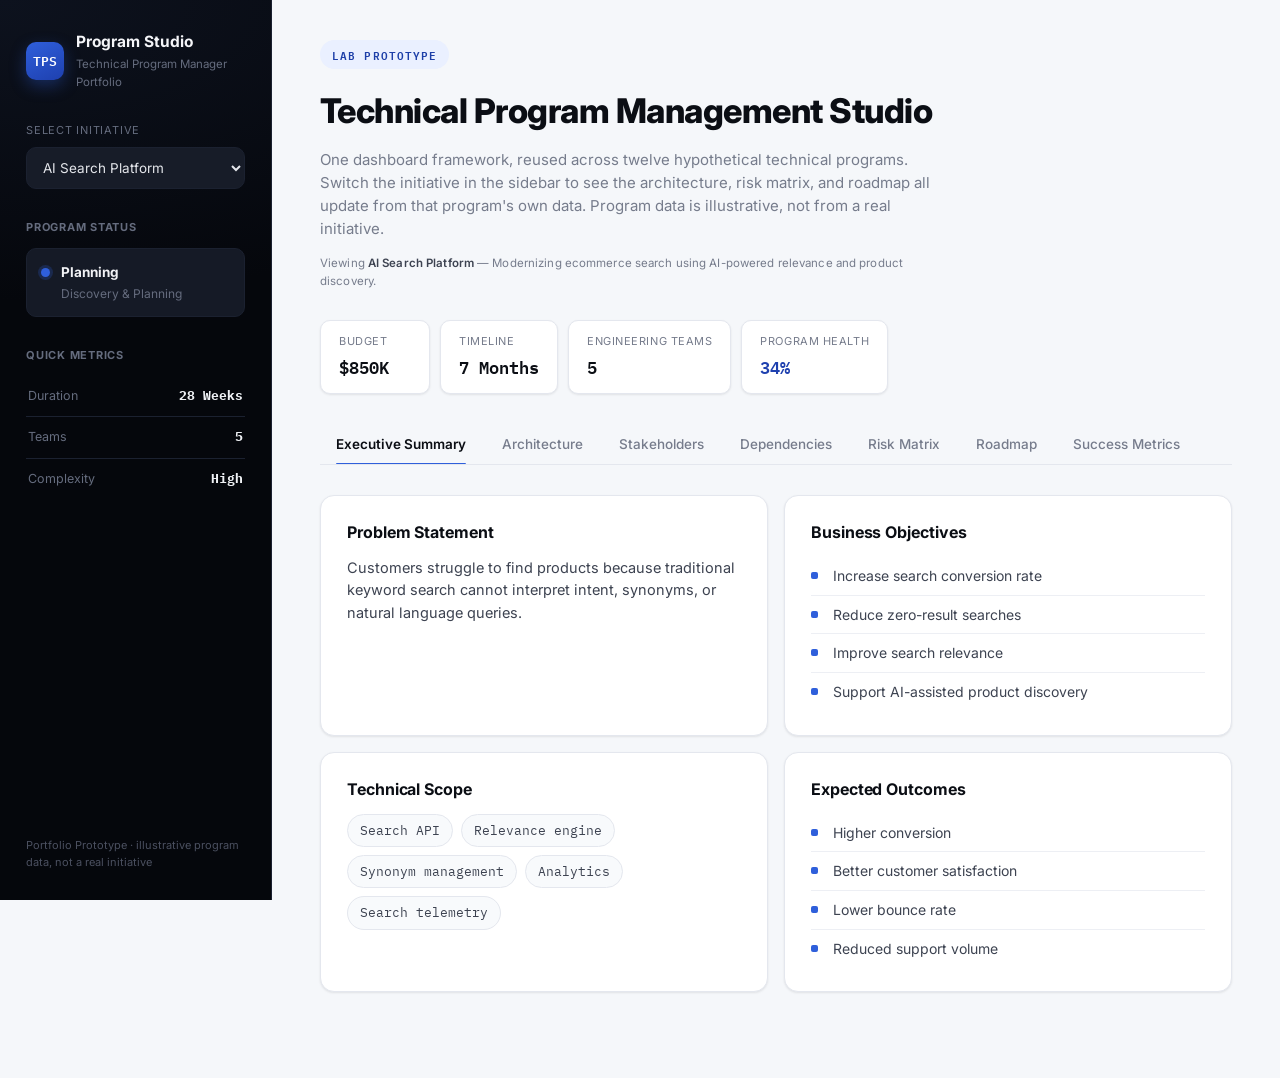
<file: tpm-dashboard/index.html>
<!DOCTYPE html>
<html lang="en">

<head>

    <meta charset="UTF-8">
    <meta name="viewport" content="width=device-width, initial-scale=1.0">

    <title>Technical Program Studio</title>

    <link rel="stylesheet" href="style.css">

    <link rel="preconnect" href="https://fonts.googleapis.com">
    <link rel="preconnect" href="https://fonts.gstatic.com" crossorigin>

    <link href="https://fonts.googleapis.com/css2?family=IBM+Plex+Mono:wght@400;500;600&family=Inter:wght@300;400;500;600;700;800&display=swap" rel="stylesheet">

</head>

<body>

<div class="app">

    <aside class="sidebar">

        <div class="logo">
            <span class="logo-mark">TPS</span>
            <div>
                <h2>Program Studio</h2>
                <p>Technical Program Manager Portfolio</p>
            </div>
        </div>

        <div class="program-selector">

            <label for="programSelect">Select Initiative</label>

            <select id="programSelect">
                <option value="search">AI Search Platform</option>
                <option value="global">Global Ecommerce Expansion</option>
                <option value="recommendation">Recommendation Engine</option>
                <option value="identity">Identity &amp; Authentication</option>
                <option value="privacy">Privacy Compliance Framework</option>
                <option value="payments">Payment Modernization</option>
                <option value="inventory">Inventory Synchronization</option>
                <option value="warehouse">Data Warehouse Migration</option>
                <option value="mobile">Mobile Commerce App</option>
                <option value="support">AI Customer Support</option>
                <option value="personalization">Personalization Platform</option>
                <option value="api">API Platform</option>
            </select>

        </div>

        <div class="sidebar-section">

            <h3>Program Status</h3>

            <div class="status-card">
                <span class="status-dot" id="statusDot"></span>
                <div>
                    <strong id="statusLabel">Planning</strong>
                    <p id="statusDescription">Discovery &amp; Planning Phase</p>
                </div>
            </div>

        </div>

        <div class="sidebar-section">

            <h3>Quick Metrics</h3>

            <div class="metric-mini">
                <span>Duration</span>
                <strong id="durationMini">28 Weeks</strong>
            </div>

            <div class="metric-mini">
                <span>Teams</span>
                <strong id="teamsMini">8</strong>
            </div>

            <div class="metric-mini">
                <span>Complexity</span>
                <strong id="complexityMini">High</strong>
            </div>

        </div>

        <div class="sidebar-foot">
            Portfolio Prototype &middot; illustrative program data, not a real initiative
        </div>

    </aside>

    <main class="main-content">

        <header class="hero">
            <div class="hero-text">
                <span class="badge" id="badgeText">LAB PROTOTYPE</span>
                <h1>Technical Program Management Studio</h1>
                <p class="intro">
                    One dashboard framework, reused across twelve hypothetical technical programs. Switch the initiative in the sidebar to see the architecture, risk matrix, and roadmap all update from that program's own data. Program data is illustrative, not from a real initiative.
                </p>
                <p class="viewing-label">
                    Viewing <strong id="programTitle">AI Search Platform</strong> &mdash; <span id="programSubtitle">Modernizing ecommerce search through AI-driven product discovery.</span>
                </p>
            </div>

            <div class="hero-stats">
                <div class="hero-stat">
                    <span>Budget</span>
                    <strong id="budget">$850K</strong>
                </div>
                <div class="hero-stat">
                    <span>Timeline</span>
                    <strong id="timeline">7 Months</strong>
                </div>
                <div class="hero-stat">
                    <span>Engineering Teams</span>
                    <strong id="engineeringTeams">6</strong>
                </div>
                <div class="hero-stat is-health">
                    <span>Program Health</span>
                    <strong id="programHealth">&mdash;</strong>
                </div>
            </div>
        </header>

        <nav class="tabs">
            <button class="tab active" data-tab="summary">Executive Summary</button>
            <button class="tab" data-tab="architecture">Architecture</button>
            <button class="tab" data-tab="stakeholders">Stakeholders</button>
            <button class="tab" data-tab="dependencies">Dependencies</button>
            <button class="tab" data-tab="risks">Risk Matrix</button>
            <button class="tab" data-tab="roadmap">Roadmap</button>
            <button class="tab" data-tab="kpis">Success Metrics</button>
        </nav>

        <section class="tab-content active" id="summary">

            <div class="grid-2">
                <div class="card">
                    <h2>Problem Statement</h2>
                    <p id="problemStatement"></p>
                </div>
                <div class="card">
                    <h2>Business Objectives</h2>
                    <ul id="objectiveList" class="check-list"></ul>
                </div>
            </div>

            <div class="grid-2">
                <div class="card">
                    <h2>Technical Scope</h2>
                    <ul id="technicalScope" class="chip-list"></ul>
                </div>
                <div class="card">
                    <h2>Expected Outcomes</h2>
                    <ul id="expectedOutcomes" class="check-list"></ul>
                </div>
            </div>

        </section>

        <section class="tab-content" id="architecture">

            <div class="card">

                <div class="section-header">
                    <div>
                        <h2>Solution Architecture</h2>
                        <p>Request flow across the system, grouped by layer.</p>
                    </div>

                    <div class="architecture-legend">
                        <span><span class="legend-dot frontend"></span>Frontend</span>
                        <span><span class="legend-dot service"></span>Services</span>
                        <span><span class="legend-dot data"></span>Data</span>
                    </div>
                </div>

                <div id="architectureDiagram" class="architecture-diagram">
                    <!-- JavaScript builds the lanes + connectors here -->
                </div>

            </div>

        </section>
        <section class="tab-content" id="stakeholders">

            <div class="section-title">
                <h2>Stakeholder Directory</h2>
                <p>Cross-functional ownership across the program.</p>
            </div>

            <div id="stakeholderGrid" class="stakeholder-grid"></div>

        </section>

        <section class="tab-content" id="dependencies">

            <div class="grid-2">
                <div class="card">
                    <h2>Program Dependencies</h2>
                    <div id="dependencyList" class="dependency-list"></div>
                </div>
                <div class="card">
                    <h2>Critical Path</h2>
                    <p class="section-subtitle">Dependencies not yet complete, in delivery order.</p>
                    <div id="criticalPath" class="critical-path"></div>
                </div>
            </div>

        </section>

        <section class="tab-content" id="risks">

            <div class="card">

                <div class="section-header">
                    <div>
                        <h2>Risk Register</h2>
                        <p>Plotted by probability and impact, identified during planning.</p>
                    </div>
                </div>

                <div class="risk-matrix-wrapper">
                    <div id="riskMatrix" class="risk-matrix"></div>
                </div>

            </div>

            <div class="grid-2">
                <div class="card">
                    <h2>Risk Detail</h2>
                    <table class="risk-table">
                        <thead>
                            <tr>
                                <th>Risk</th>
                                <th>Probability</th>
                                <th>Impact</th>
                                <th>Owner</th>
                                <th>Mitigation</th>
                            </tr>
                        </thead>
                        <tbody id="riskTableBody"></tbody>
                    </table>
                </div>

                <div class="card">
                    <h2>Composite Severity</h2>
                    <div class="score-display">
                        <div class="score-bar-wrap">
                            <div class="score-bar-track">
                                <div class="score-bar-fill" id="riskScoreBar"></div>
                            </div>
                            <span class="score-bar-value"><strong id="riskScore">72</strong> / 100</span>
                        </div>
                        <p id="riskSummary">Moderate technical risk with several cross-team dependencies.</p>
                    </div>
                    <h3 class="mini-heading">Top Action Items</h3>
                    <ul id="riskActions" class="check-list"></ul>
                </div>
            </div>

        </section>

        <section class="tab-content" id="roadmap">

            <div class="card">
                <h2>Program Timeline</h2>
                <p class="section-subtitle">Major delivery milestones. Current phase reflects live program status.</p>
                <div id="timelineContainer" class="timeline-container"></div>
            </div>

            <div class="grid-4 roadmap-stats">
                <div class="stat-card">
                    <span>Discovery</span>
                    <strong id="weeksDiscovery">4 Weeks</strong>
                </div>
                <div class="stat-card">
                    <span>Development</span>
                    <strong id="weeksDevelopment">14 Weeks</strong>
                </div>
                <div class="stat-card">
                    <span>Testing</span>
                    <strong id="weeksTesting">6 Weeks</strong>
                </div>
                <div class="stat-card">
                    <span>Launch</span>
                    <strong id="launchDate">Q2 2027</strong>
                </div>
            </div>

        </section>

        <section class="tab-content" id="kpis">

            <div class="section-title">
                <h2>Success Metrics</h2>
                <p>Program performance indicators after launch.</p>
            </div>

            <div id="kpiGrid" class="kpi-grid"></div>

            <div class="card">
                <h2>Executive Summary</h2>
                <div id="executiveSummary" class="executive-summary"></div>
            </div>

        </section>

    </main>

</div>

<script type="module" src="script.js"></script>

</body>

</html>
</file>
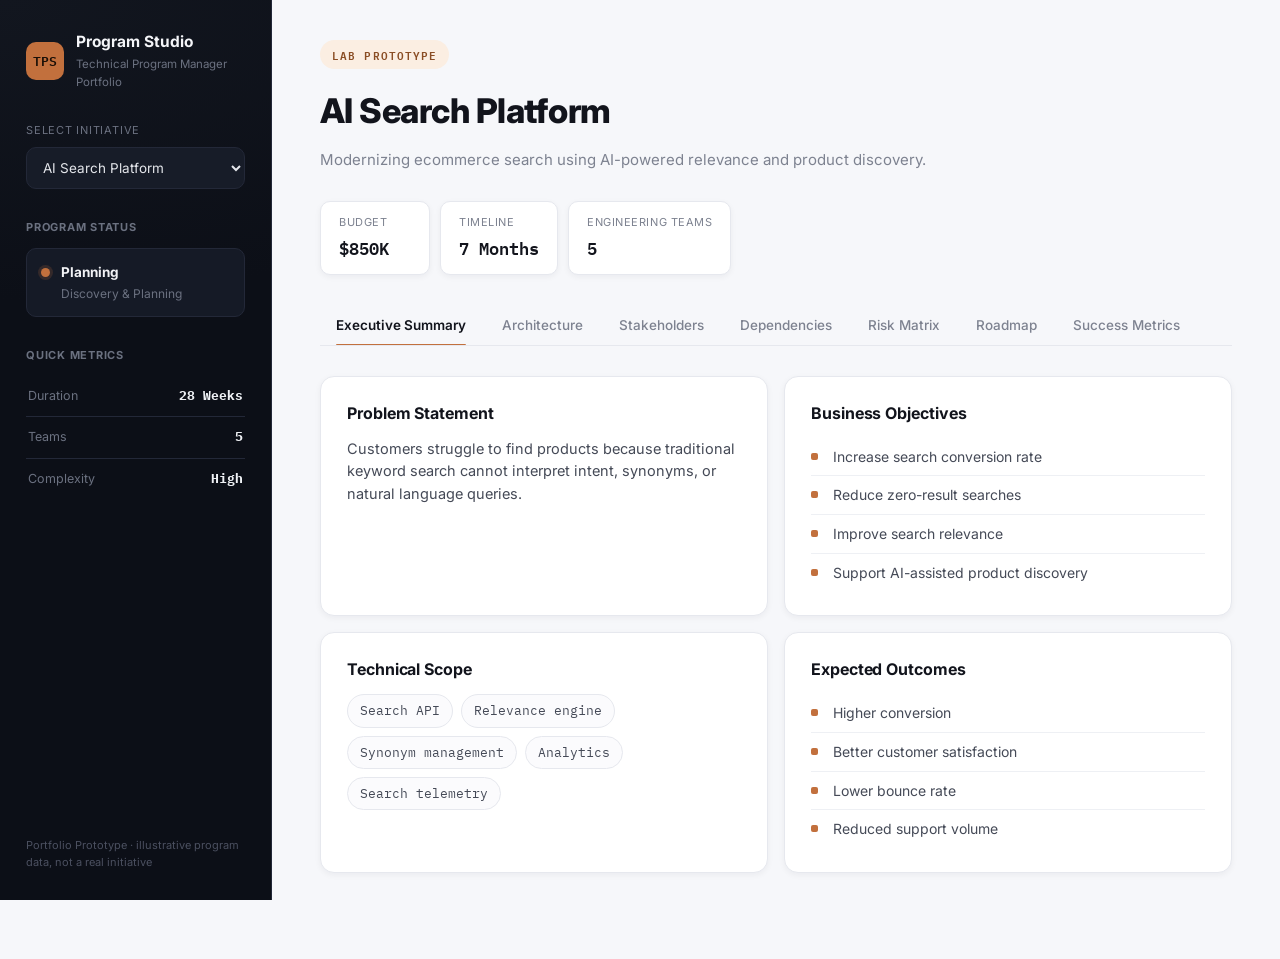
<file: tpntest/index.html>
<!DOCTYPE html>
<html lang="en">

<head>

    <meta charset="UTF-8">
    <meta name="viewport" content="width=device-width, initial-scale=1.0">

    <title>Technical Program Studio</title>

    <link rel="stylesheet" href="style.css">

    <link rel="preconnect" href="https://fonts.googleapis.com">
    <link rel="preconnect" href="https://fonts.gstatic.com" crossorigin>

    <link href="https://fonts.googleapis.com/css2?family=IBM+Plex+Mono:wght@400;500;600&family=Inter:wght@300;400;500;600;700;800&display=swap" rel="stylesheet">

</head>

<body>

<div class="app">

<!-- Sidebar -->

    <aside class="sidebar">

        <div class="logo">
            <span class="logo-mark">TPS</span>
            <div>
                <h2>Program Studio</h2>
                <p>Technical Program Manager Portfolio</p>
            </div>
        </div>

        <div class="program-selector">

            <label for="programSelect">Select Initiative</label>

            <select id="programSelect">
                <option value="search">AI Search Platform</option>
                <option value="global">Global Ecommerce Expansion</option>
                <option value="recommendation">Recommendation Engine</option>
                <option value="identity">Identity &amp; Authentication</option>
                <option value="privacy">Privacy Compliance Framework</option>
                <option value="payments">Payment Modernization</option>
                <option value="inventory">Inventory Synchronization</option>
                <option value="warehouse">Data Warehouse Migration</option>
                <option value="mobile">Mobile Commerce App</option>
                <option value="support">AI Customer Support</option>
                <option value="personalization">Personalization Platform</option>
                <option value="api">API Platform</option>
            </select>

        </div>

        <div class="sidebar-section">

            <h3>Program Status</h3>

            <div class="status-card">
                <span class="status-dot" id="statusDot"></span>
                <div>
                    <strong id="statusLabel">Planning</strong>
                    <p id="statusDescription">Discovery &amp; Planning Phase</p>
                </div>
            </div>

        </div>

        <div class="sidebar-section">

            <h3>Quick Metrics</h3>

            <div class="metric-mini">
                <span>Duration</span>
                <strong id="durationMini">28 Weeks</strong>
            </div>

            <div class="metric-mini">
                <span>Teams</span>
                <strong id="teamsMini">8</strong>
            </div>

            <div class="metric-mini">
                <span>Complexity</span>
                <strong id="complexityMini">High</strong>
            </div>

        </div>

       <div class="sidebar-foot">
        Portfolio Prototype &middot; illustrative program data, not a real initiative
        </div>

    </aside>

<!-- Main Content -->

    <main class="main-content">

        <!-- HEADER -->

        <header class="hero">
            <div class="hero-text">
                <span class="badge" id="badgeText">LAB PROTOTYPE</span>
                <h1 id="programTitle">AI Search Platform</h1>
                <p id="programSubtitle">
                    Modernizing ecommerce search through AI-driven product discovery.
                </p>
            </div>

            <div class="hero-stats">
                <div class="hero-stat">
                    <span>Budget</span>
                    <strong id="budget">$850K</strong>
                </div>
                <div class="hero-stat">
                    <span>Timeline</span>
                    <strong id="timeline">7 Months</strong>
                </div>
                <div class="hero-stat">
                    <span>Engineering Teams</span>
                    <strong id="engineeringTeams">6</strong>
                </div>
            </div>
        </header>

        <!-- Navigation -->

        <nav class="tabs">
            <button class="tab active" data-tab="summary">Executive Summary</button>
            <button class="tab" data-tab="architecture">Architecture</button>
            <button class="tab" data-tab="stakeholders">Stakeholders</button>
            <button class="tab" data-tab="dependencies">Dependencies</button>
            <button class="tab" data-tab="risks">Risk Matrix</button>
            <button class="tab" data-tab="roadmap">Roadmap</button>
            <button class="tab" data-tab="kpis">Success Metrics</button>
        </nav>

        <!-- Summary -->

        <section class="tab-content active" id="summary">

            <div class="grid-2">
                <div class="card">
                    <h2>Problem Statement</h2>
                    <p id="problemStatement"></p>
                </div>
                <div class="card">
                    <h2>Business Objectives</h2>
                    <ul id="objectiveList" class="check-list"></ul>
                </div>
            </div>

            <div class="grid-2">
                <div class="card">
                    <h2>Technical Scope</h2>
                    <ul id="technicalScope" class="chip-list"></ul>
                </div>
                <div class="card">
                    <h2>Expected Outcomes</h2>
                    <ul id="expectedOutcomes" class="check-list"></ul>
                </div>
            </div>

        </section>

        <!-- Architecture -->

        <section class="tab-content" id="architecture">

            <div class="card">

                <div class="section-header">
                    <div>
                        <h2>Solution Architecture</h2>
                        <p>Request flow across the system, grouped by layer.</p>
                    </div>

                    <div class="architecture-legend">
                        <span><span class="legend-dot frontend"></span>Frontend</span>
                        <span><span class="legend-dot service"></span>Services</span>
                        <span><span class="legend-dot data"></span>Data</span>
                    </div>
                </div>

                <div id="architectureDiagram" class="architecture-diagram">
                    <!-- JavaScript builds the lanes + connectors here -->
                </div>

            </div>

        </section>

        <!-- Stakeholders -->

        <section class="tab-content" id="stakeholders">

            <div class="section-title">
                <h2>Stakeholder Directory</h2>
                <p>Cross-functional ownership across the program.</p>
            </div>

            <div id="stakeholderGrid" class="stakeholder-grid"></div>

        </section>

        <!-- Dependencies -->

        <section class="tab-content" id="dependencies">

            <div class="grid-2">
                <div class="card">
                    <h2>Program Dependencies</h2>
                    <div id="dependencyList" class="dependency-list"></div>
                </div>
                <div class="card">
                    <h2>Critical Path</h2>
                    <p class="section-subtitle">Dependencies not yet complete, in delivery order.</p>
                    <div id="criticalPath" class="critical-path"></div>
                </div>
            </div>

        </section>

        <!-- Risk Matrix -->

        <section class="tab-content" id="risks">

            <div class="card">

                <div class="section-header">
                    <div>
                        <h2>Risk Register</h2>
                        <p>Plotted by probability and impact, identified during planning.</p>
                    </div>
                </div>

                <div class="risk-matrix-wrapper">
                    <div id="riskMatrix" class="risk-matrix"></div>
                </div>

            </div>

            <div class="grid-2">
                <div class="card">
                    <h2>Risk Detail</h2>
                    <table class="risk-table">
                        <thead>
                            <tr>
                                <th>Risk</th>
                                <th>Probability</th>
                                <th>Impact</th>
                                <th>Owner</th>
                                <th>Mitigation</th>
                            </tr>
                        </thead>
                        <tbody id="riskTableBody"></tbody>
                    </table>
                </div>

                <div class="card">
                    <h2>Composite Severity</h2>
                    <div class="score-display">
                        <div class="score-bar-wrap">
                            <div class="score-bar-track">
                                <div class="score-bar-fill" id="riskScoreBar"></div>
                            </div>
                            <span class="score-bar-value"><strong id="riskScore">72</strong> / 100</span>
                        </div>
                        <p id="riskSummary">Moderate technical risk with several cross-team dependencies.</p>
                    </div>
                    <h3 class="mini-heading">Top Action Items</h3>
                    <ul id="riskActions" class="check-list"></ul>
                </div>
            </div>

        </section>

        <!-- Roadmap -->

        <section class="tab-content" id="roadmap">

            <div class="card">
                <h2>Program Timeline</h2>
                <p class="section-subtitle">Major delivery milestones. Current phase reflects live program status.</p>
                <div id="timelineContainer" class="timeline-container"></div>
            </div>

            <div class="grid-4 roadmap-stats">
                <div class="stat-card">
                    <span>Discovery</span>
                    <strong id="weeksDiscovery">4 Weeks</strong>
                </div>
                <div class="stat-card">
                    <span>Development</span>
                    <strong id="weeksDevelopment">14 Weeks</strong>
                </div>
                <div class="stat-card">
                    <span>Testing</span>
                    <strong id="weeksTesting">6 Weeks</strong>
                </div>
                <div class="stat-card">
                    <span>Launch</span>
                    <strong id="launchDate">Q2 2027</strong>
                </div>
            </div>

        </section>

        <!-- KPI -->

        <section class="tab-content" id="kpis">

            <div class="section-title">
                <h2>Success Metrics</h2>
                <p>Program performance indicators after launch.</p>
            </div>

            <div id="kpiGrid" class="kpi-grid"></div>

            <div class="card">
                <h2>Executive Summary</h2>
                <div id="executiveSummary" class="executive-summary"></div>
            </div>

        </section>

    </main>

</div>

<script type="module" src="script.js"></script>

</body>

</html>
</file>
<file: tpm-dashboard/style.css>
:root {

    --bg: #f5f7fa;
    --surface: #ffffff;
    --surface-2: #f8fafc;

    --ink: #0b0e14;
    --ink-soft: #3d4351;
    --ink-muted: #767c8c;

    --line: #e4e7ee;
    --line-soft: #edeff4;

    --sidebar-bg: #05070c;
    --sidebar-bg-2: #0d121e;
    --sidebar-text: #ccd2df;
    --sidebar-text-dim: #656c7e;
    --sidebar-line: #1b2130;

    --accent: #2f5fdb;
    --accent-2: #1e40af;
    --accent-soft: #eaf0ff;
    --accent-ink: #1d3fa8;

    --layer-frontend: #2f5fdb;
    --layer-service: #475569;
    --layer-data: #0f172a;

    --risk-low: #15803d;
    --risk-low-bg: #eafaf0;
    --risk-med: #a16207;
    --risk-med-bg: #fff8e6;
    --risk-high: #b91c1c;
    --risk-high-bg: #fdecec;

    --mono: "IBM Plex Mono", "SF Mono", Consolas, monospace;

    --shadow-sm: 0 1px 3px rgba(11,14,20,.05), 0 1px 2px rgba(11,14,20,.04);
    --shadow: 0 16px 36px rgba(11,14,20,.08);
    --shadow-lg: 0 24px 60px rgba(11,14,20,.14);

    --radius: 14px;
    --radius-sm: 10px;
    --ease: cubic-bezier(.16,1,.3,1);

}

* {
    margin: 0;
    padding: 0;
    box-sizing: border-box;
}

html {
    scroll-behavior: smooth;
}

body {
    font-family: "Inter", Arial, sans-serif;
    background: var(--bg);
    color: var(--ink);
    min-height: 100vh;
    line-height: 1.55;
}

button, select {
    font-family: inherit;
}

ul {
    list-style: none;
}

::-webkit-scrollbar {
    width: 9px;
    height: 9px;
}

::-webkit-scrollbar-thumb {
    background: #d7dae1;
    border-radius: 999px;
}

.app {
    display: grid;
    grid-template-columns: 272px 1fr;
    min-height: 100vh;
}

.sidebar {
    background:
        radial-gradient(1100px 500px at 0% 0%, var(--sidebar-bg-2) 0%, var(--sidebar-bg) 60%);
    color: var(--sidebar-text);
    padding: 30px 26px;
    display: flex;
    flex-direction: column;
    gap: 30px;
    position: sticky;
    top: 0;
    height: 100vh;
    border-right: 1px solid var(--sidebar-line);
}

.logo {
    display: flex;
    align-items: center;
    gap: 12px;
}

.logo-mark {
    flex-shrink: 0;
    width: 38px;
    height: 38px;
    display: grid;
    place-items: center;
    border-radius: 10px;
    background: linear-gradient(155deg, var(--accent), var(--accent-2));
    color: #ffffff;
    font-family: var(--mono);
    font-weight: 600;
    font-size: 13px;
    letter-spacing: .02em;
    box-shadow: 0 6px 16px rgba(47,95,219,.35);
}

.logo h2 {
    font-size: 15.5px;
    font-weight: 700;
    color: #f4f5f8;
}

.logo p {
    font-size: 11.5px;
    color: var(--sidebar-text-dim);
    margin-top: 2px;
}

.program-selector label {
    display: block;
    font-size: 11px;
    text-transform: uppercase;
    letter-spacing: .07em;
    color: var(--sidebar-text-dim);
    margin-bottom: 8px;
}

.program-selector select {
    width: 100%;
    background: #171c28;
    color: #e5e7ec;
    border: 1px solid var(--sidebar-line);
    border-radius: var(--radius-sm);
    padding: 11px 12px;
    font-size: 13.5px;
    outline: none;
    transition: border-color .2s var(--ease);
}

.program-selector select:focus {
    border-color: var(--accent);
}

.sidebar-section h3 {
    font-size: 11px;
    text-transform: uppercase;
    letter-spacing: .07em;
    color: var(--sidebar-text-dim);
    margin-bottom: 12px;
}

.status-card {
    display: flex;
    align-items: flex-start;
    gap: 11px;
    background: #151a26;
    border: 1px solid var(--sidebar-line);
    border-radius: var(--radius-sm);
    padding: 13px 14px;
}

.status-dot {
    flex-shrink: 0;
    width: 9px;
    height: 9px;
    border-radius: 50%;
    background: var(--accent);
    margin-top: 6px;
    box-shadow: 0 0 0 3px rgba(47,95,219,.22);
}

.status-card strong {
    display: block;
    font-size: 13.5px;
    color: #f1f2f5;
    margin-bottom: 2px;
}

.status-card p {
    font-size: 12px;
    color: var(--sidebar-text-dim);
}

.metric-mini {
    display: flex;
    justify-content: space-between;
    align-items: baseline;
    padding: 10px 2px;
    border-bottom: 1px solid var(--sidebar-line);
    font-size: 12.5px;
}

.metric-mini:last-child {
    border-bottom: none;
}

.metric-mini span {
    color: var(--sidebar-text-dim);
}

.metric-mini strong {
    font-family: var(--mono);
    color: #eef0f4;
    font-size: 13px;
}

.sidebar-foot {
    margin-top: auto;
    font-size: 11px;
    color: #4b5060;
    line-height: 1.5;
}
.main-content {
    padding: 40px 48px 70px;
    max-width: 1180px;
}

.hero {
    display: flex;
    justify-content: space-between;
    align-items: flex-end;
    gap: 30px;
    margin-bottom: 30px;
    flex-wrap: wrap;
}

.hero-text {
    max-width: 620px;
}

.badge {
    display: inline-block;
    font-family: var(--mono);
    font-size: 11px;
    font-weight: 600;
    letter-spacing: .1em;
    text-transform: uppercase;
    color: var(--accent-ink);
    background: var(--accent-soft);
    padding: 6px 12px;
    border-radius: 999px;
    margin-bottom: 16px;
}

.hero h1 {
    font-size: 34px;
    font-weight: 800;
    letter-spacing: -.015em;
    margin-bottom: 10px;
}

.hero-text .intro {
    color: var(--ink-muted);
    font-size: 15px;
    margin-bottom: 14px;
}

.viewing-label {
    font-size: 11.5px;
    color: var(--ink-muted);
    letter-spacing: .01em;
}

.viewing-label strong {
    color: var(--ink-soft);
    font-weight: 600;
}

.hero-stats {
    display: flex;
    gap: 10px;
}

.hero-stat {
    background: var(--surface);
    border: 1px solid var(--line);
    border-radius: var(--radius-sm);
    padding: 12px 18px;
    min-width: 110px;
    box-shadow: var(--shadow-sm);
    transition: box-shadow .2s var(--ease), transform .2s var(--ease), border-color .2s var(--ease);
}

.hero-stat:hover {
    box-shadow: var(--shadow);
    transform: translateY(-1px);
    border-color: #d7ddea;
}

.hero-stat.is-health strong {
    color: var(--accent-2);
}

.hero-stat span {
    display: block;
    font-size: 11px;
    color: var(--ink-muted);
    text-transform: uppercase;
    letter-spacing: .05em;
    margin-bottom: 4px;
}

.hero-stat strong {
    font-family: var(--mono);
    font-size: 17px;
    font-weight: 600;
}

.tabs {
    display: flex;
    gap: 4px;
    border-bottom: 1px solid var(--line);
    margin-bottom: 30px;
    overflow-x: auto;
}

.tab {
    background: none;
    border: none;
    padding: 12px 16px;
    font-size: 13.5px;
    font-weight: 500;
    color: var(--ink-muted);
    cursor: pointer;
    position: relative;
    white-space: nowrap;
    transition: color .2s var(--ease);
}

.tab:hover {
    color: var(--ink);
}

.tab.active {
    color: var(--ink);
    font-weight: 600;
}

.tab.active::after {
    content: "";
    position: absolute;
    left: 16px;
    right: 16px;
    bottom: -1px;
    height: 2px;
    background: var(--accent);
    border-radius: 2px;
}

.tab-content {
    display: none;
    animation: fade-in .35s var(--ease);
}

.tab-content.active {
    display: block;
}

@keyframes fade-in {
    from { opacity: 0; transform: translateY(6px); }
    to { opacity: 1; transform: translateY(0); }
}

@media (prefers-reduced-motion: reduce) {
    .tab-content { animation: none; }
}

.grid-2 {
    display: grid;
    grid-template-columns: 1fr 1fr;
    gap: 16px;
    margin-bottom: 16px;
}

.grid-4 {
    display: grid;
    grid-template-columns: repeat(4, 1fr);
    gap: 14px;
}

.card {
    background: var(--surface);
    border: 1px solid var(--line);
    border-radius: var(--radius);
    padding: 24px 26px;
    box-shadow: var(--shadow-sm);
}

.card h2 {
    font-size: 16px;
    font-weight: 700;
    margin-bottom: 12px;
    letter-spacing: -.005em;
}

.card > p {
    color: var(--ink-soft);
    font-size: 14.5px;
}

.section-header {
    display: flex;
    justify-content: space-between;
    align-items: flex-start;
    gap: 16px;
    margin-bottom: 22px;
    flex-wrap: wrap;
}

.section-header p {
    color: var(--ink-muted);
    font-size: 13.5px;
    margin-top: 4px;
}

.section-title {
    margin-bottom: 18px;
}

.section-title h2 {
    font-size: 19px;
    font-weight: 700;
    margin-bottom: 4px;
}

.section-title p {
    color: var(--ink-muted);
    font-size: 14px;
}

.section-subtitle {
    color: var(--ink-muted);
    font-size: 13.5px;
    margin-bottom: 18px;
}

.mini-heading {
    font-size: 12px;
    text-transform: uppercase;
    letter-spacing: .06em;
    color: var(--ink-muted);
    margin: 18px 0 10px;
}

.check-list li {
    position: relative;
    padding: 8px 0 8px 22px;
    font-size: 14px;
    color: var(--ink-soft);
    border-bottom: 1px solid var(--line-soft);
}

.check-list li:last-child {
    border-bottom: none;
}

.check-list li::before {
    content: "";
    position: absolute;
    left: 0;
    top: 15px;
    width: 7px;
    height: 7px;
    border-radius: 2px;
    background: var(--accent);
}

.chip-list {
    display: flex;
    flex-wrap: wrap;
    gap: 8px;
}

.chip-list li {
    font-family: var(--mono);
    font-size: 12.5px;
    background: var(--surface-2);
    border: 1px solid var(--line);
    color: var(--ink-soft);
    padding: 6px 12px;
    border-radius: 999px;
}

.architecture-legend {
    display: flex;
    gap: 16px;
    font-size: 12.5px;
    color: var(--ink-muted);
}

.architecture-legend span {
    display: flex;
    align-items: center;
    gap: 6px;
}

.legend-dot {
    width: 8px;
    height: 8px;
    border-radius: 50%;
}

.legend-dot.frontend { background: var(--layer-frontend); }
.legend-dot.service { background: var(--layer-service); }
.legend-dot.data { background: var(--layer-data); }

.architecture-diagram {
    display: flex;
    align-items: stretch;
    gap: 0;
    overflow-x: auto;
    padding: 6px 2px 10px;
}

.arch-lane {
    flex: 1;
    min-width: 190px;
    display: flex;
    flex-direction: column;
    gap: 10px;
}

.arch-lane-label {
    font-family: var(--mono);
    font-size: 11px;
    text-transform: uppercase;
    letter-spacing: .07em;
    color: var(--ink-muted);
    margin-bottom: 4px;
}

.architecture-node {
    border-radius: var(--radius-sm);
    padding: 14px 16px;
    background: var(--surface-2);
    border: 1px solid var(--line);
    border-left: 3px solid transparent;
}

.architecture-node.frontend { border-left-color: var(--layer-frontend); }
.architecture-node.service { border-left-color: var(--layer-service); }
.architecture-node.data { border-left-color: var(--layer-data); }

.architecture-node h3 {
    font-size: 13.5px;
    font-weight: 700;
    margin-bottom: 3px;
}

.architecture-node p {
    font-size: 12.5px;
    color: var(--ink-muted);
}

.arch-connector {
    flex: 0 0 44px;
    display: flex;
    align-items: center;
    justify-content: center;
    position: relative;
}

.arch-connector::before {
    content: "";
    width: 100%;
    height: 1px;
    background: repeating-linear-gradient(
        90deg,
        var(--line) 0 6px,
        transparent 6px 11px
    );
}

.arch-connector::after {
    content: "";
    position: absolute;
    right: 6px;
    width: 0;
    height: 0;
    border-top: 4px solid transparent;
    border-bottom: 4px solid transparent;
    border-left: 6px solid var(--ink-muted);
}

@media (max-width: 860px) {
    .architecture-diagram {
        flex-direction: column;
    }
    .arch-connector {
        flex-basis: 24px;
    }
    .arch-connector::before {
        width: 1px;
        height: 100%;
        background: repeating-linear-gradient(
            180deg,
            var(--line) 0 6px,
            transparent 6px 11px
        );
    }
    .arch-connector::after {
        top: auto;
        right: auto;
        bottom: 2px;
        border-left: 4px solid transparent;
        border-right: 4px solid transparent;
        border-top: 6px solid var(--ink-muted);
    }
}

.stakeholder-grid {
    display: grid;
    grid-template-columns: repeat(auto-fill, minmax(210px, 1fr));
    gap: 12px;
}

.stakeholder-card {
    background: var(--surface);
    border: 1px solid var(--line);
    border-radius: var(--radius-sm);
    padding: 16px 18px;
    transition: border-color .2s var(--ease), transform .2s var(--ease);
}

.stakeholder-card:hover {
    transform: translateY(-2px);
    border-color: #d4d8e1;
}

.stakeholder-card h3 {
    font-family: var(--mono);
    font-size: 10.5px;
    text-transform: uppercase;
    letter-spacing: .06em;
    color: var(--ink-muted);
    margin-bottom: 6px;
}

.stakeholder-card strong {
    display: block;
    font-size: 14.5px;
    margin-bottom: 4px;
}

.stakeholder-card p {
    font-size: 13px;
    color: var(--ink-soft);
}

.dependency-item {
    display: flex;
    justify-content: space-between;
    align-items: center;
    padding: 12px 4px;
    border-bottom: 1px solid var(--line-soft);
    font-size: 14px;
}

.dependency-item:last-child {
    border-bottom: none;
}

.dependency-item span {
    font-family: var(--mono);
    font-size: 11px;
    font-weight: 600;
    padding: 3px 9px;
    border-radius: 999px;
    text-transform: uppercase;
    letter-spacing: .03em;
}

.dependency-item[data-status="Complete"] span {
    background: var(--risk-low-bg);
    color: var(--risk-low);
}

.dependency-item[data-status="In Progress"] span {
    background: var(--accent-soft);
    color: var(--accent-ink);
}

.dependency-item[data-status="Blocked"] span {
    background: var(--risk-high-bg);
    color: var(--risk-high);
}

.critical-path {
    display: flex;
    flex-direction: column;
    gap: 8px;
}

.critical-step {
    font-size: 13.5px;
    padding: 10px 14px;
    background: var(--surface-2);
    border: 1px solid var(--line);
    border-radius: var(--radius-sm);
    position: relative;
    padding-left: 30px;
}

.critical-step::before {
    content: "";
    position: absolute;
    left: 14px;
    top: 50%;
    transform: translateY(-50%);
    width: 7px;
    height: 7px;
    border-radius: 50%;
    background: var(--accent);
}

.risk-matrix-wrapper {
    overflow-x: auto;
}

.risk-matrix {
    display: grid;
    grid-template-columns: 90px repeat(3, 1fr);
    grid-template-rows: auto repeat(3, minmax(84px, auto));
    gap: 6px;
    min-width: 560px;
}

.rm-corner {
    /* empty top-left cell */
}

.rm-axis-label {
    font-family: var(--mono);
    font-size: 10.5px;
    text-transform: uppercase;
    letter-spacing: .06em;
    color: var(--ink-muted);
    display: flex;
    align-items: center;
    justify-content: center;
    text-align: center;
    padding: 6px;
}

.rm-row-label {
    font-family: var(--mono);
    font-size: 10.5px;
    text-transform: uppercase;
    letter-spacing: .06em;
    color: var(--ink-muted);
    display: flex;
    align-items: center;
    justify-content: flex-end;
    text-align: right;
    padding-right: 10px;
}

.rm-cell {
    border-radius: var(--radius-sm);
    padding: 10px;
    display: flex;
    flex-wrap: wrap;
    align-content: flex-start;
    gap: 6px;
    border: 1px solid var(--line);
}

.rm-cell.sev-low { background: var(--risk-low-bg); }
.rm-cell.sev-med { background: var(--risk-med-bg); }
.rm-cell.sev-high { background: var(--risk-high-bg); }

.rm-chip {
    font-size: 11.5px;
    font-weight: 600;
    padding: 5px 9px;
    border-radius: 999px;
    background: rgba(255,255,255,.7);
    border: 1px solid rgba(16,20,30,.08);
    cursor: default;
}

.sev-low .rm-chip { color: var(--risk-low); }
.sev-med .rm-chip { color: var(--risk-med); }
.sev-high .rm-chip { color: var(--risk-high); }

.rm-axis-title {
    font-family: var(--mono);
    font-size: 10px;
    text-transform: uppercase;
    letter-spacing: .08em;
    color: var(--ink-muted);
    margin-top: 10px;
}

.risk-table {
    width: 100%;
    border-collapse: collapse;
    font-size: 13.5px;
}

.risk-table th {
    text-align: left;
    font-size: 11px;
    text-transform: uppercase;
    letter-spacing: .05em;
    color: var(--ink-muted);
    padding: 10px 8px;
    border-bottom: 1px solid var(--line);
}

.risk-table td {
    padding: 12px 8px;
    border-bottom: 1px solid var(--line-soft);
    color: var(--ink-soft);
}

.risk-table tr:last-child td {
    border-bottom: none;
}

.score-display {
    margin-bottom: 6px;
}

.score-bar-wrap {
    margin-bottom: 12px;
}

.score-bar-track {
    height: 8px;
    background: var(--line-soft);
    border-radius: 999px;
    overflow: hidden;
    margin-bottom: 8px;
}

.score-bar-fill {
    height: 100%;
    border-radius: 999px;
    background: linear-gradient(90deg, var(--risk-low), var(--risk-med), var(--risk-high));
    transition: width .5s var(--ease);
}

.score-bar-value {
    font-family: var(--mono);
    font-size: 12.5px;
    color: var(--ink-muted);
}

.score-bar-value strong {
    color: var(--ink);
    font-size: 14px;
}

#riskSummary {
    font-size: 14px;
    color: var(--ink-soft);
}

.timeline-container {
    display: flex;
    align-items: flex-start;
    gap: 0;
    overflow-x: auto;
    padding: 10px 2px 4px;
}

.timeline-step {
    flex: 1;
    min-width: 130px;
    position: relative;
    padding-top: 26px;
    text-align: center;
}

.timeline-step::before {
    content: "";
    position: absolute;
    top: 9px;
    left: 0;
    width: 100%;
    height: 2px;
    background: var(--line);
}

.timeline-step:first-child::before {
    left: 50%;
    width: 50%;
}

.timeline-step:last-child::before {
    width: 50%;
}

.timeline-step.is-complete::before,
.timeline-step.is-current::before {
    background: var(--accent);
}

.timeline-dot {
    position: absolute;
    top: 0;
    left: 50%;
    transform: translateX(-50%);
    width: 18px;
    height: 18px;
    border-radius: 50%;
    background: var(--surface);
    border: 2px solid var(--line);
    display: grid;
    place-items: center;
    font-family: var(--mono);
    font-size: 9px;
    color: var(--ink-muted);
}

.timeline-step.is-complete .timeline-dot {
    background: var(--accent);
    border-color: var(--accent);
    color: #fff;
}

.timeline-step.is-current .timeline-dot {
    border-color: var(--accent);
    color: var(--accent);
    box-shadow: 0 0 0 4px var(--accent-soft);
}

.timeline-step h4 {
    font-size: 13.5px;
    font-weight: 600;
    margin: 12px 0 3px;
}

.timeline-step p {
    font-size: 11.5px;
    color: var(--ink-muted);
    text-transform: uppercase;
    letter-spacing: .04em;
}

.stat-card {
    background: var(--surface);
    border: 1px solid var(--line);
    border-radius: var(--radius-sm);
    padding: 16px 18px;
}

.stat-card span {
    display: block;
    font-size: 11.5px;
    color: var(--ink-muted);
    text-transform: uppercase;
    letter-spacing: .05em;
    margin-bottom: 6px;
}

.stat-card strong {
    font-family: var(--mono);
    font-size: 18px;
}

.roadmap-stats {
    margin-top: 16px;
}

.kpi-grid {
    display: grid;
    grid-template-columns: repeat(auto-fill, minmax(220px, 1fr));
    gap: 14px;
    margin-bottom: 16px;
}

.kpi-card {
    background: var(--surface);
    border: 1px solid var(--line);
    border-radius: var(--radius);
    padding: 20px 22px;
}

.kpi-card h3 {
    font-size: 12.5px;
    color: var(--ink-muted);
    margin-bottom: 10px;
    font-weight: 500;
}

.kpi-value {
    font-family: var(--mono);
    font-size: 28px;
    font-weight: 600;
    color: var(--ink);
    margin-bottom: 4px;
}

.kpi-target {
    font-size: 11.5px;
    color: var(--ink-muted);
    text-transform: uppercase;
    letter-spacing: .04em;
}

.executive-summary {
    display: grid;
    grid-template-columns: repeat(auto-fill, minmax(200px, 1fr));
    gap: 16px;
}

.executive-item h4 {
    font-size: 11.5px;
    text-transform: uppercase;
    letter-spacing: .05em;
    color: var(--ink-muted);
    margin-bottom: 6px;
}

.executive-item p {
    font-size: 15px;
    font-weight: 600;
}

@media (max-width: 980px) {

    .app {
        grid-template-columns: 1fr;
    }

    .sidebar {
        position: relative;
        height: auto;
        flex-direction: row;
        flex-wrap: wrap;
        align-items: center;
    }

    .sidebar-foot {
        margin-top: 0;
    }

    .main-content {
        padding: 30px 20px 60px;
    }

    .grid-2 {
        grid-template-columns: 1fr;
    }

    .grid-4 {
        grid-template-columns: repeat(2, 1fr);
    }

}
</file>
<file: tpntest/style.css>
:root {

    --bg: #f6f7fa;
    --surface: #ffffff;
    --surface-2: #fbfbfd;

    --ink: #12141c;
    --ink-soft: #454a57;
    --ink-muted: #7d8290;

    --line: #e6e8ee;
    --line-soft: #eef0f4;

    --sidebar-bg: #0c0f17;
    --sidebar-bg-2: #12161f;
    --sidebar-text: #cbd0dc;
    --sidebar-text-dim: #6b7180;
    --sidebar-line: #232838;

    --accent: #c2703d;
    --accent-soft: #fbeee2;
    --accent-ink: #8a4d24;

    --layer-frontend: #3b6fd6;
    --layer-service: #7c4fd1;
    --layer-data: #0f8f83;

    --risk-low: #1a7f5a;
    --risk-low-bg: #eafaf3;
    --risk-med: #b7791f;
    --risk-med-bg: #fff8e8;
    --risk-high: #b3261e;
    --risk-high-bg: #fdecec;

    --mono: "IBM Plex Mono", "SF Mono", Consolas, monospace;

    --shadow-sm: 0 2px 6px rgba(16,20,30,.05);
    --shadow: 0 12px 30px rgba(16,20,30,.07);

    --radius: 14px;
    --radius-sm: 10px;
    --ease: cubic-bezier(.16,1,.3,1);

}

* {
    margin: 0;
    padding: 0;
    box-sizing: border-box;
}

html {
    scroll-behavior: smooth;
}

body {
    font-family: "Inter", Arial, sans-serif;
    background: var(--bg);
    color: var(--ink);
    min-height: 100vh;
    line-height: 1.55;
}

button, select {
    font-family: inherit;
}

ul {
    list-style: none;
}

::-webkit-scrollbar {
    width: 9px;
    height: 9px;
}

::-webkit-scrollbar-thumb {
    background: #d7dae1;
    border-radius: 999px;
}


/* ============================================
   App shell
   ============================================ */

.app {
    display: grid;
    grid-template-columns: 272px 1fr;
    min-height: 100vh;
}


/* ============================================
   Sidebar
   ============================================ */

.sidebar {
    background:
        radial-gradient(1100px 500px at 0% 0%, var(--sidebar-bg-2) 0%, var(--sidebar-bg) 60%);
    color: var(--sidebar-text);
    padding: 30px 26px;
    display: flex;
    flex-direction: column;
    gap: 30px;
    position: sticky;
    top: 0;
    height: 100vh;
    border-right: 1px solid var(--sidebar-line);
}

.logo {
    display: flex;
    align-items: center;
    gap: 12px;
}

.logo-mark {
    flex-shrink: 0;
    width: 38px;
    height: 38px;
    display: grid;
    place-items: center;
    border-radius: 10px;
    background: var(--accent);
    color: #1a0f07;
    font-family: var(--mono);
    font-weight: 600;
    font-size: 13px;
    letter-spacing: .02em;
}

.logo h2 {
    font-size: 15.5px;
    font-weight: 700;
    color: #f4f5f8;
}

.logo p {
    font-size: 11.5px;
    color: var(--sidebar-text-dim);
    margin-top: 2px;
}

.program-selector label {
    display: block;
    font-size: 11px;
    text-transform: uppercase;
    letter-spacing: .07em;
    color: var(--sidebar-text-dim);
    margin-bottom: 8px;
}

.program-selector select {
    width: 100%;
    background: #171c28;
    color: #e5e7ec;
    border: 1px solid var(--sidebar-line);
    border-radius: var(--radius-sm);
    padding: 11px 12px;
    font-size: 13.5px;
    outline: none;
    transition: border-color .2s var(--ease);
}

.program-selector select:focus {
    border-color: var(--accent);
}

.sidebar-section h3 {
    font-size: 11px;
    text-transform: uppercase;
    letter-spacing: .07em;
    color: var(--sidebar-text-dim);
    margin-bottom: 12px;
}

.status-card {
    display: flex;
    align-items: flex-start;
    gap: 11px;
    background: #151a26;
    border: 1px solid var(--sidebar-line);
    border-radius: var(--radius-sm);
    padding: 13px 14px;
}

.status-dot {
    flex-shrink: 0;
    width: 9px;
    height: 9px;
    border-radius: 50%;
    background: var(--accent);
    margin-top: 6px;
    box-shadow: 0 0 0 3px rgba(194,112,61,.18);
}

.status-card strong {
    display: block;
    font-size: 13.5px;
    color: #f1f2f5;
    margin-bottom: 2px;
}

.status-card p {
    font-size: 12px;
    color: var(--sidebar-text-dim);
}

.metric-mini {
    display: flex;
    justify-content: space-between;
    align-items: baseline;
    padding: 10px 2px;
    border-bottom: 1px solid var(--sidebar-line);
    font-size: 12.5px;
}

.metric-mini:last-child {
    border-bottom: none;
}

.metric-mini span {
    color: var(--sidebar-text-dim);
}

.metric-mini strong {
    font-family: var(--mono);
    color: #eef0f4;
    font-size: 13px;
}

.sidebar-foot {
    margin-top: auto;
    font-size: 11px;
    color: #4b5060;
    line-height: 1.5;
}


/* ============================================
   Main content
   ============================================ */

.main-content {
    padding: 40px 48px 70px;
    max-width: 1180px;
}

.hero {
    display: flex;
    justify-content: space-between;
    align-items: flex-end;
    gap: 30px;
    margin-bottom: 30px;
    flex-wrap: wrap;
}

.hero-text {
    max-width: 620px;
}

.badge {
    display: inline-block;
    font-family: var(--mono);
    font-size: 11px;
    font-weight: 600;
    letter-spacing: .1em;
    text-transform: uppercase;
    color: var(--accent-ink);
    background: var(--accent-soft);
    padding: 6px 12px;
    border-radius: 999px;
    margin-bottom: 16px;
}

.hero h1 {
    font-size: 34px;
    font-weight: 800;
    letter-spacing: -.015em;
    margin-bottom: 10px;
}

.hero-text p {
    color: var(--ink-muted);
    font-size: 15px;
}

.hero-stats {
    display: flex;
    gap: 10px;
}

.hero-stat {
    background: var(--surface);
    border: 1px solid var(--line);
    border-radius: var(--radius-sm);
    padding: 12px 18px;
    min-width: 110px;
    box-shadow: var(--shadow-sm);
}

.hero-stat span {
    display: block;
    font-size: 11px;
    color: var(--ink-muted);
    text-transform: uppercase;
    letter-spacing: .05em;
    margin-bottom: 4px;
}

.hero-stat strong {
    font-family: var(--mono);
    font-size: 17px;
    font-weight: 600;
}


/* ---------- Tabs ---------- */

.tabs {
    display: flex;
    gap: 4px;
    border-bottom: 1px solid var(--line);
    margin-bottom: 30px;
    overflow-x: auto;
}

.tab {
    background: none;
    border: none;
    padding: 12px 16px;
    font-size: 13.5px;
    font-weight: 500;
    color: var(--ink-muted);
    cursor: pointer;
    position: relative;
    white-space: nowrap;
    transition: color .2s var(--ease);
}

.tab:hover {
    color: var(--ink);
}

.tab.active {
    color: var(--ink);
    font-weight: 600;
}

.tab.active::after {
    content: "";
    position: absolute;
    left: 16px;
    right: 16px;
    bottom: -1px;
    height: 2px;
    background: var(--accent);
    border-radius: 2px;
}

.tab-content {
    display: none;
    animation: fade-in .35s var(--ease);
}

.tab-content.active {
    display: block;
}

@keyframes fade-in {
    from { opacity: 0; transform: translateY(6px); }
    to { opacity: 1; transform: translateY(0); }
}

@media (prefers-reduced-motion: reduce) {
    .tab-content { animation: none; }
}


/* ---------- Shared card / grid framing ---------- */

.grid-2 {
    display: grid;
    grid-template-columns: 1fr 1fr;
    gap: 16px;
    margin-bottom: 16px;
}

.grid-4 {
    display: grid;
    grid-template-columns: repeat(4, 1fr);
    gap: 14px;
}

.card {
    background: var(--surface);
    border: 1px solid var(--line);
    border-radius: var(--radius);
    padding: 24px 26px;
    box-shadow: var(--shadow-sm);
}

.card h2 {
    font-size: 16px;
    font-weight: 700;
    margin-bottom: 12px;
    letter-spacing: -.005em;
}

.card > p {
    color: var(--ink-soft);
    font-size: 14.5px;
}

.section-header {
    display: flex;
    justify-content: space-between;
    align-items: flex-start;
    gap: 16px;
    margin-bottom: 22px;
    flex-wrap: wrap;
}

.section-header p {
    color: var(--ink-muted);
    font-size: 13.5px;
    margin-top: 4px;
}

.section-title {
    margin-bottom: 18px;
}

.section-title h2 {
    font-size: 19px;
    font-weight: 700;
    margin-bottom: 4px;
}

.section-title p {
    color: var(--ink-muted);
    font-size: 14px;
}

.section-subtitle {
    color: var(--ink-muted);
    font-size: 13.5px;
    margin-bottom: 18px;
}

.mini-heading {
    font-size: 12px;
    text-transform: uppercase;
    letter-spacing: .06em;
    color: var(--ink-muted);
    margin: 18px 0 10px;
}


/* ---------- Lists ---------- */

.check-list li {
    position: relative;
    padding: 8px 0 8px 22px;
    font-size: 14px;
    color: var(--ink-soft);
    border-bottom: 1px solid var(--line-soft);
}

.check-list li:last-child {
    border-bottom: none;
}

.check-list li::before {
    content: "";
    position: absolute;
    left: 0;
    top: 15px;
    width: 7px;
    height: 7px;
    border-radius: 2px;
    background: var(--accent);
}

.chip-list {
    display: flex;
    flex-wrap: wrap;
    gap: 8px;
}

.chip-list li {
    font-family: var(--mono);
    font-size: 12.5px;
    background: var(--surface-2);
    border: 1px solid var(--line);
    color: var(--ink-soft);
    padding: 6px 12px;
    border-radius: 999px;
}


/* ============================================
   Architecture — layered lanes + connectors
   ============================================ */

.architecture-legend {
    display: flex;
    gap: 16px;
    font-size: 12.5px;
    color: var(--ink-muted);
}

.architecture-legend span {
    display: flex;
    align-items: center;
    gap: 6px;
}

.legend-dot {
    width: 8px;
    height: 8px;
    border-radius: 50%;
}

.legend-dot.frontend { background: var(--layer-frontend); }
.legend-dot.service { background: var(--layer-service); }
.legend-dot.data { background: var(--layer-data); }

.architecture-diagram {
    display: flex;
    align-items: stretch;
    gap: 0;
    overflow-x: auto;
    padding: 6px 2px 10px;
}

.arch-lane {
    flex: 1;
    min-width: 190px;
    display: flex;
    flex-direction: column;
    gap: 10px;
}

.arch-lane-label {
    font-family: var(--mono);
    font-size: 11px;
    text-transform: uppercase;
    letter-spacing: .07em;
    color: var(--ink-muted);
    margin-bottom: 4px;
}

.architecture-node {
    border-radius: var(--radius-sm);
    padding: 14px 16px;
    background: var(--surface-2);
    border: 1px solid var(--line);
    border-left: 3px solid transparent;
}

.architecture-node.frontend { border-left-color: var(--layer-frontend); }
.architecture-node.service { border-left-color: var(--layer-service); }
.architecture-node.data { border-left-color: var(--layer-data); }

.architecture-node h3 {
    font-size: 13.5px;
    font-weight: 700;
    margin-bottom: 3px;
}

.architecture-node p {
    font-size: 12.5px;
    color: var(--ink-muted);
}

.arch-connector {
    flex: 0 0 44px;
    display: flex;
    align-items: center;
    justify-content: center;
    position: relative;
}

.arch-connector::before {
    content: "";
    width: 100%;
    height: 1px;
    background: repeating-linear-gradient(
        90deg,
        var(--line) 0 6px,
        transparent 6px 11px
    );
}

.arch-connector::after {
    content: "";
    position: absolute;
    right: 6px;
    width: 0;
    height: 0;
    border-top: 4px solid transparent;
    border-bottom: 4px solid transparent;
    border-left: 6px solid var(--ink-muted);
}

@media (max-width: 860px) {
    .architecture-diagram {
        flex-direction: column;
    }
    .arch-connector {
        flex-basis: 24px;
    }
    .arch-connector::before {
        width: 1px;
        height: 100%;
        background: repeating-linear-gradient(
            180deg,
            var(--line) 0 6px,
            transparent 6px 11px
        );
    }
    .arch-connector::after {
        top: auto;
        right: auto;
        bottom: 2px;
        border-left: 4px solid transparent;
        border-right: 4px solid transparent;
        border-top: 6px solid var(--ink-muted);
    }
}


/* ============================================
   Stakeholders
   ============================================ */

.stakeholder-grid {
    display: grid;
    grid-template-columns: repeat(auto-fill, minmax(210px, 1fr));
    gap: 12px;
}

.stakeholder-card {
    background: var(--surface);
    border: 1px solid var(--line);
    border-radius: var(--radius-sm);
    padding: 16px 18px;
    transition: border-color .2s var(--ease), transform .2s var(--ease);
}

.stakeholder-card:hover {
    transform: translateY(-2px);
    border-color: #d4d8e1;
}

.stakeholder-card h3 {
    font-family: var(--mono);
    font-size: 10.5px;
    text-transform: uppercase;
    letter-spacing: .06em;
    color: var(--ink-muted);
    margin-bottom: 6px;
}

.stakeholder-card strong {
    display: block;
    font-size: 14.5px;
    margin-bottom: 4px;
}

.stakeholder-card p {
    font-size: 13px;
    color: var(--ink-soft);
}


/* ============================================
   Dependencies
   ============================================ */

.dependency-item {
    display: flex;
    justify-content: space-between;
    align-items: center;
    padding: 12px 4px;
    border-bottom: 1px solid var(--line-soft);
    font-size: 14px;
}

.dependency-item:last-child {
    border-bottom: none;
}

.dependency-item span {
    font-family: var(--mono);
    font-size: 11px;
    font-weight: 600;
    padding: 3px 9px;
    border-radius: 999px;
    text-transform: uppercase;
    letter-spacing: .03em;
}

.dependency-item[data-status="Complete"] span {
    background: var(--risk-low-bg);
    color: var(--risk-low);
}

.dependency-item[data-status="In Progress"] span {
    background: var(--accent-soft);
    color: var(--accent-ink);
}

.dependency-item[data-status="Blocked"] span {
    background: var(--risk-high-bg);
    color: var(--risk-high);
}

.critical-path {
    display: flex;
    flex-direction: column;
    gap: 8px;
}

.critical-step {
    font-size: 13.5px;
    padding: 10px 14px;
    background: var(--surface-2);
    border: 1px solid var(--line);
    border-radius: var(--radius-sm);
    position: relative;
    padding-left: 30px;
}

.critical-step::before {
    content: "";
    position: absolute;
    left: 14px;
    top: 50%;
    transform: translateY(-50%);
    width: 7px;
    height: 7px;
    border-radius: 50%;
    background: var(--accent);
}


/* ============================================
   Risk Matrix
   ============================================ */

.risk-matrix-wrapper {
    overflow-x: auto;
}

.risk-matrix {
    display: grid;
    grid-template-columns: 90px repeat(3, 1fr);
    grid-template-rows: auto repeat(3, minmax(84px, auto));
    gap: 6px;
    min-width: 560px;
}

.rm-corner {
    /* empty top-left cell */
}

.rm-axis-label {
    font-family: var(--mono);
    font-size: 10.5px;
    text-transform: uppercase;
    letter-spacing: .06em;
    color: var(--ink-muted);
    display: flex;
    align-items: center;
    justify-content: center;
    text-align: center;
    padding: 6px;
}

.rm-row-label {
    font-family: var(--mono);
    font-size: 10.5px;
    text-transform: uppercase;
    letter-spacing: .06em;
    color: var(--ink-muted);
    display: flex;
    align-items: center;
    justify-content: flex-end;
    text-align: right;
    padding-right: 10px;
}

.rm-cell {
    border-radius: var(--radius-sm);
    padding: 10px;
    display: flex;
    flex-wrap: wrap;
    align-content: flex-start;
    gap: 6px;
    border: 1px solid var(--line);
}

.rm-cell.sev-low { background: var(--risk-low-bg); }
.rm-cell.sev-med { background: var(--risk-med-bg); }
.rm-cell.sev-high { background: var(--risk-high-bg); }

.rm-chip {
    font-size: 11.5px;
    font-weight: 600;
    padding: 5px 9px;
    border-radius: 999px;
    background: rgba(255,255,255,.7);
    border: 1px solid rgba(16,20,30,.08);
    cursor: default;
}

.sev-low .rm-chip { color: var(--risk-low); }
.sev-med .rm-chip { color: var(--risk-med); }
.sev-high .rm-chip { color: var(--risk-high); }

.rm-axis-title {
    font-family: var(--mono);
    font-size: 10px;
    text-transform: uppercase;
    letter-spacing: .08em;
    color: var(--ink-muted);
    margin-top: 10px;
}


/* ---------- Risk table ---------- */

.risk-table {
    width: 100%;
    border-collapse: collapse;
    font-size: 13.5px;
}

.risk-table th {
    text-align: left;
    font-size: 11px;
    text-transform: uppercase;
    letter-spacing: .05em;
    color: var(--ink-muted);
    padding: 10px 8px;
    border-bottom: 1px solid var(--line);
}

.risk-table td {
    padding: 12px 8px;
    border-bottom: 1px solid var(--line-soft);
    color: var(--ink-soft);
}

.risk-table tr:last-child td {
    border-bottom: none;
}


/* ---------- Severity bar ---------- */

.score-display {
    margin-bottom: 6px;
}

.score-bar-wrap {
    margin-bottom: 12px;
}

.score-bar-track {
    height: 8px;
    background: var(--line-soft);
    border-radius: 999px;
    overflow: hidden;
    margin-bottom: 8px;
}

.score-bar-fill {
    height: 100%;
    border-radius: 999px;
    background: linear-gradient(90deg, var(--risk-low), var(--risk-med), var(--risk-high));
    transition: width .5s var(--ease);
}

.score-bar-value {
    font-family: var(--mono);
    font-size: 12.5px;
    color: var(--ink-muted);
}

.score-bar-value strong {
    color: var(--ink);
    font-size: 14px;
}

#riskSummary {
    font-size: 14px;
    color: var(--ink-soft);
}


/* ============================================
   Roadmap timeline
   ============================================ */

.timeline-container {
    display: flex;
    align-items: flex-start;
    gap: 0;
    overflow-x: auto;
    padding: 10px 2px 4px;
}

.timeline-step {
    flex: 1;
    min-width: 130px;
    position: relative;
    padding-top: 26px;
    text-align: center;
}

.timeline-step::before {
    content: "";
    position: absolute;
    top: 9px;
    left: 0;
    width: 100%;
    height: 2px;
    background: var(--line);
}

.timeline-step:first-child::before {
    left: 50%;
    width: 50%;
}

.timeline-step:last-child::before {
    width: 50%;
}

.timeline-step.is-complete::before,
.timeline-step.is-current::before {
    background: var(--accent);
}

.timeline-dot {
    position: absolute;
    top: 0;
    left: 50%;
    transform: translateX(-50%);
    width: 18px;
    height: 18px;
    border-radius: 50%;
    background: var(--surface);
    border: 2px solid var(--line);
    display: grid;
    place-items: center;
    font-family: var(--mono);
    font-size: 9px;
    color: var(--ink-muted);
}

.timeline-step.is-complete .timeline-dot {
    background: var(--accent);
    border-color: var(--accent);
    color: #fff;
}

.timeline-step.is-current .timeline-dot {
    border-color: var(--accent);
    color: var(--accent);
    box-shadow: 0 0 0 4px var(--accent-soft);
}

.timeline-step h4 {
    font-size: 13.5px;
    font-weight: 600;
    margin: 12px 0 3px;
}

.timeline-step p {
    font-size: 11.5px;
    color: var(--ink-muted);
    text-transform: uppercase;
    letter-spacing: .04em;
}

.stat-card {
    background: var(--surface);
    border: 1px solid var(--line);
    border-radius: var(--radius-sm);
    padding: 16px 18px;
}

.stat-card span {
    display: block;
    font-size: 11.5px;
    color: var(--ink-muted);
    text-transform: uppercase;
    letter-spacing: .05em;
    margin-bottom: 6px;
}

.stat-card strong {
    font-family: var(--mono);
    font-size: 18px;
}

.roadmap-stats {
    margin-top: 16px;
}


/* ============================================
   KPIs
   ============================================ */

.kpi-grid {
    display: grid;
    grid-template-columns: repeat(auto-fill, minmax(220px, 1fr));
    gap: 14px;
    margin-bottom: 16px;
}

.kpi-card {
    background: var(--surface);
    border: 1px solid var(--line);
    border-radius: var(--radius);
    padding: 20px 22px;
}

.kpi-card h3 {
    font-size: 12.5px;
    color: var(--ink-muted);
    margin-bottom: 10px;
    font-weight: 500;
}

.kpi-value {
    font-family: var(--mono);
    font-size: 28px;
    font-weight: 600;
    color: var(--ink);
    margin-bottom: 4px;
}

.kpi-target {
    font-size: 11.5px;
    color: var(--ink-muted);
    text-transform: uppercase;
    letter-spacing: .04em;
}

.executive-summary {
    display: grid;
    grid-template-columns: repeat(auto-fill, minmax(200px, 1fr));
    gap: 16px;
}

.executive-item h4 {
    font-size: 11.5px;
    text-transform: uppercase;
    letter-spacing: .05em;
    color: var(--ink-muted);
    margin-bottom: 6px;
}

.executive-item p {
    font-size: 15px;
    font-weight: 600;
}


/* ============================================
   Responsive
   ============================================ */

@media (max-width: 980px) {

    .app {
        grid-template-columns: 1fr;
    }

    .sidebar {
        position: relative;
        height: auto;
        flex-direction: row;
        flex-wrap: wrap;
        align-items: center;
    }

    .sidebar-foot {
        margin-top: 0;
    }

    .main-content {
        padding: 30px 20px 60px;
    }

    .grid-2 {
        grid-template-columns: 1fr;
    }

    .grid-4 {
        grid-template-columns: repeat(2, 1fr);
    }

}
</file>
